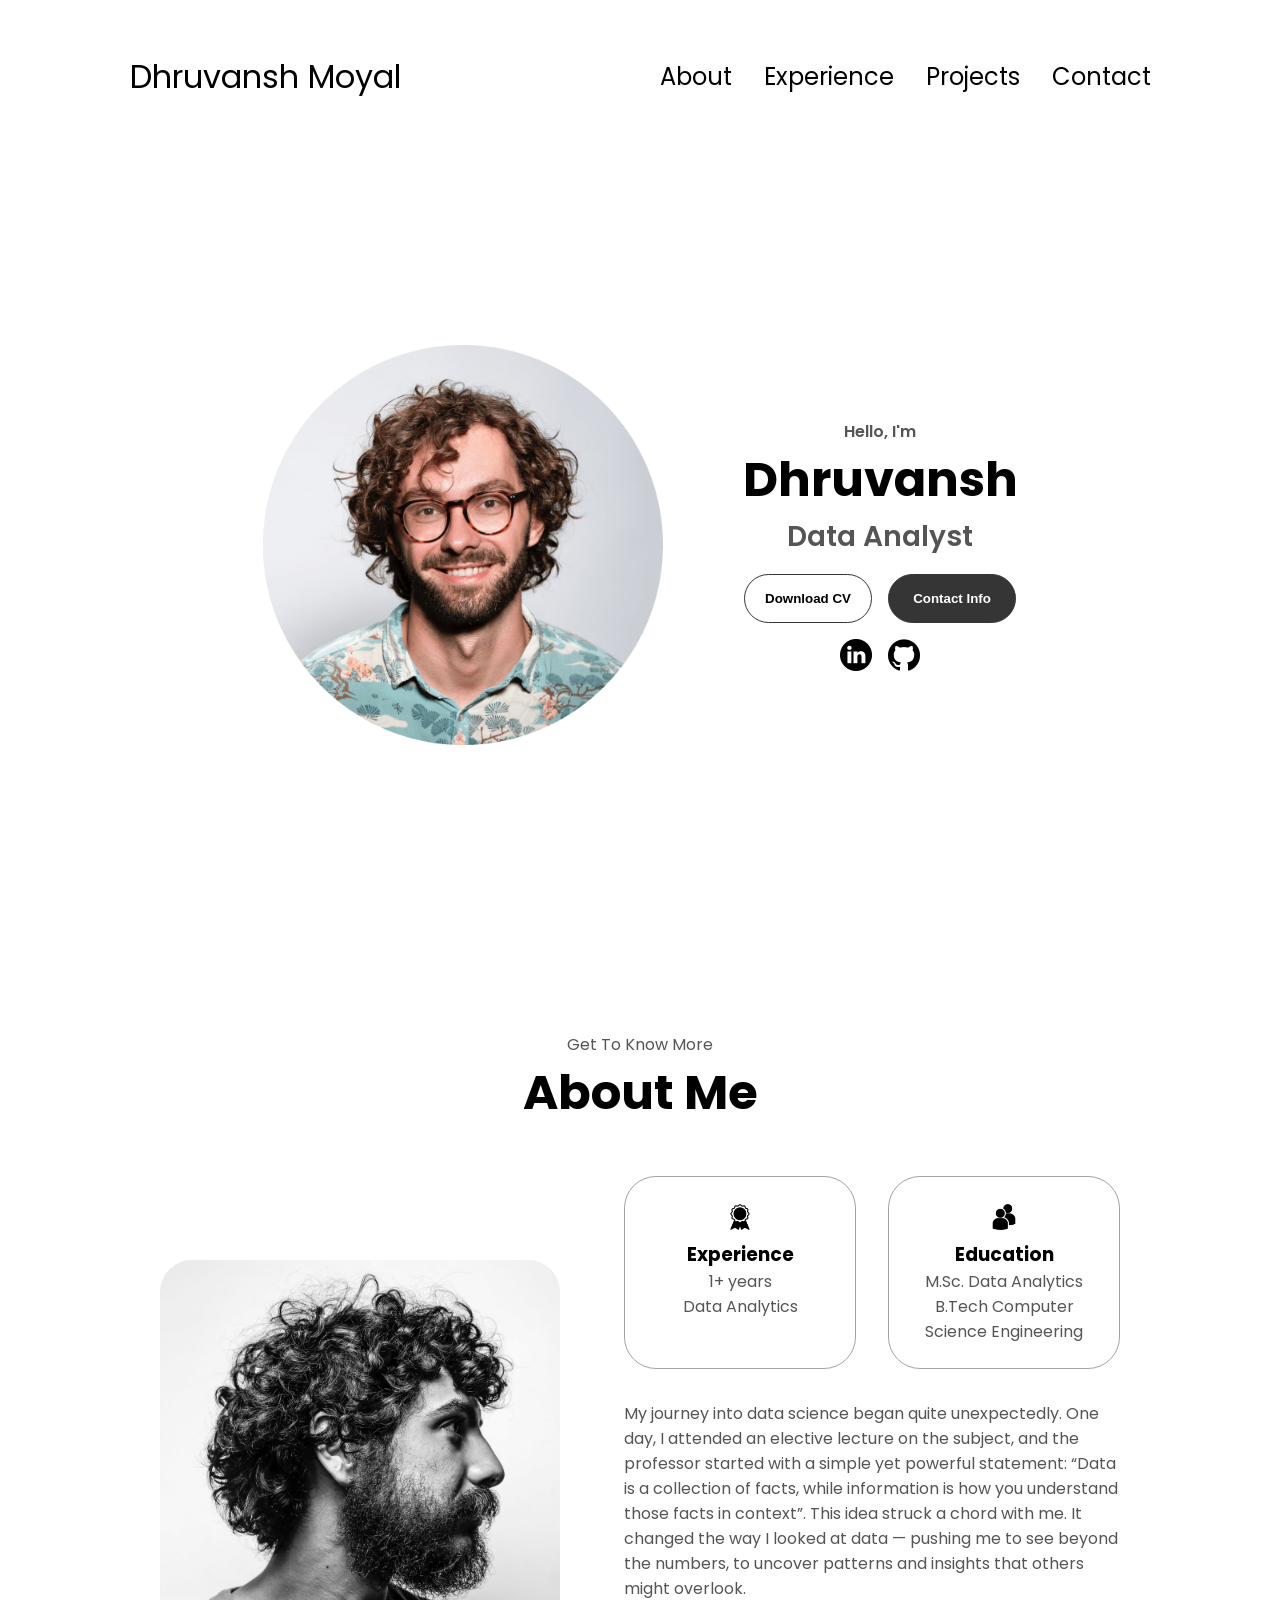
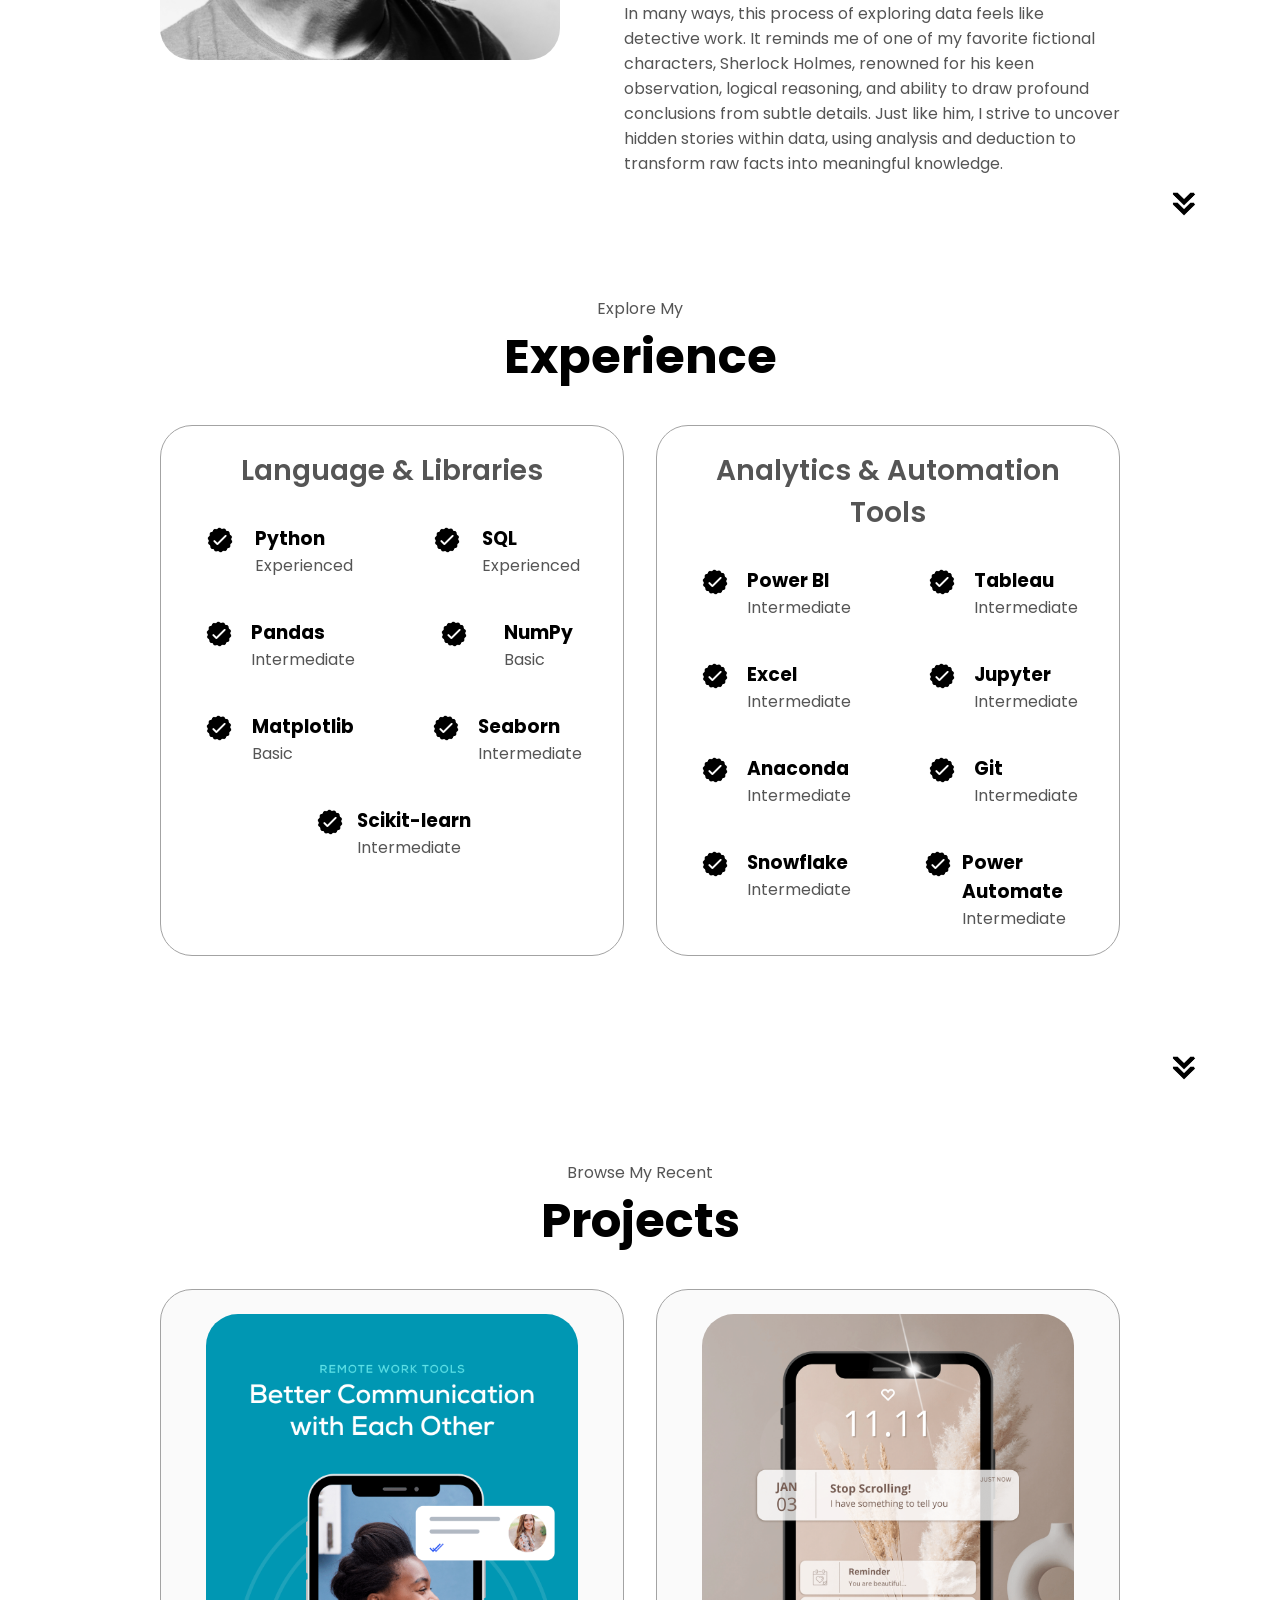
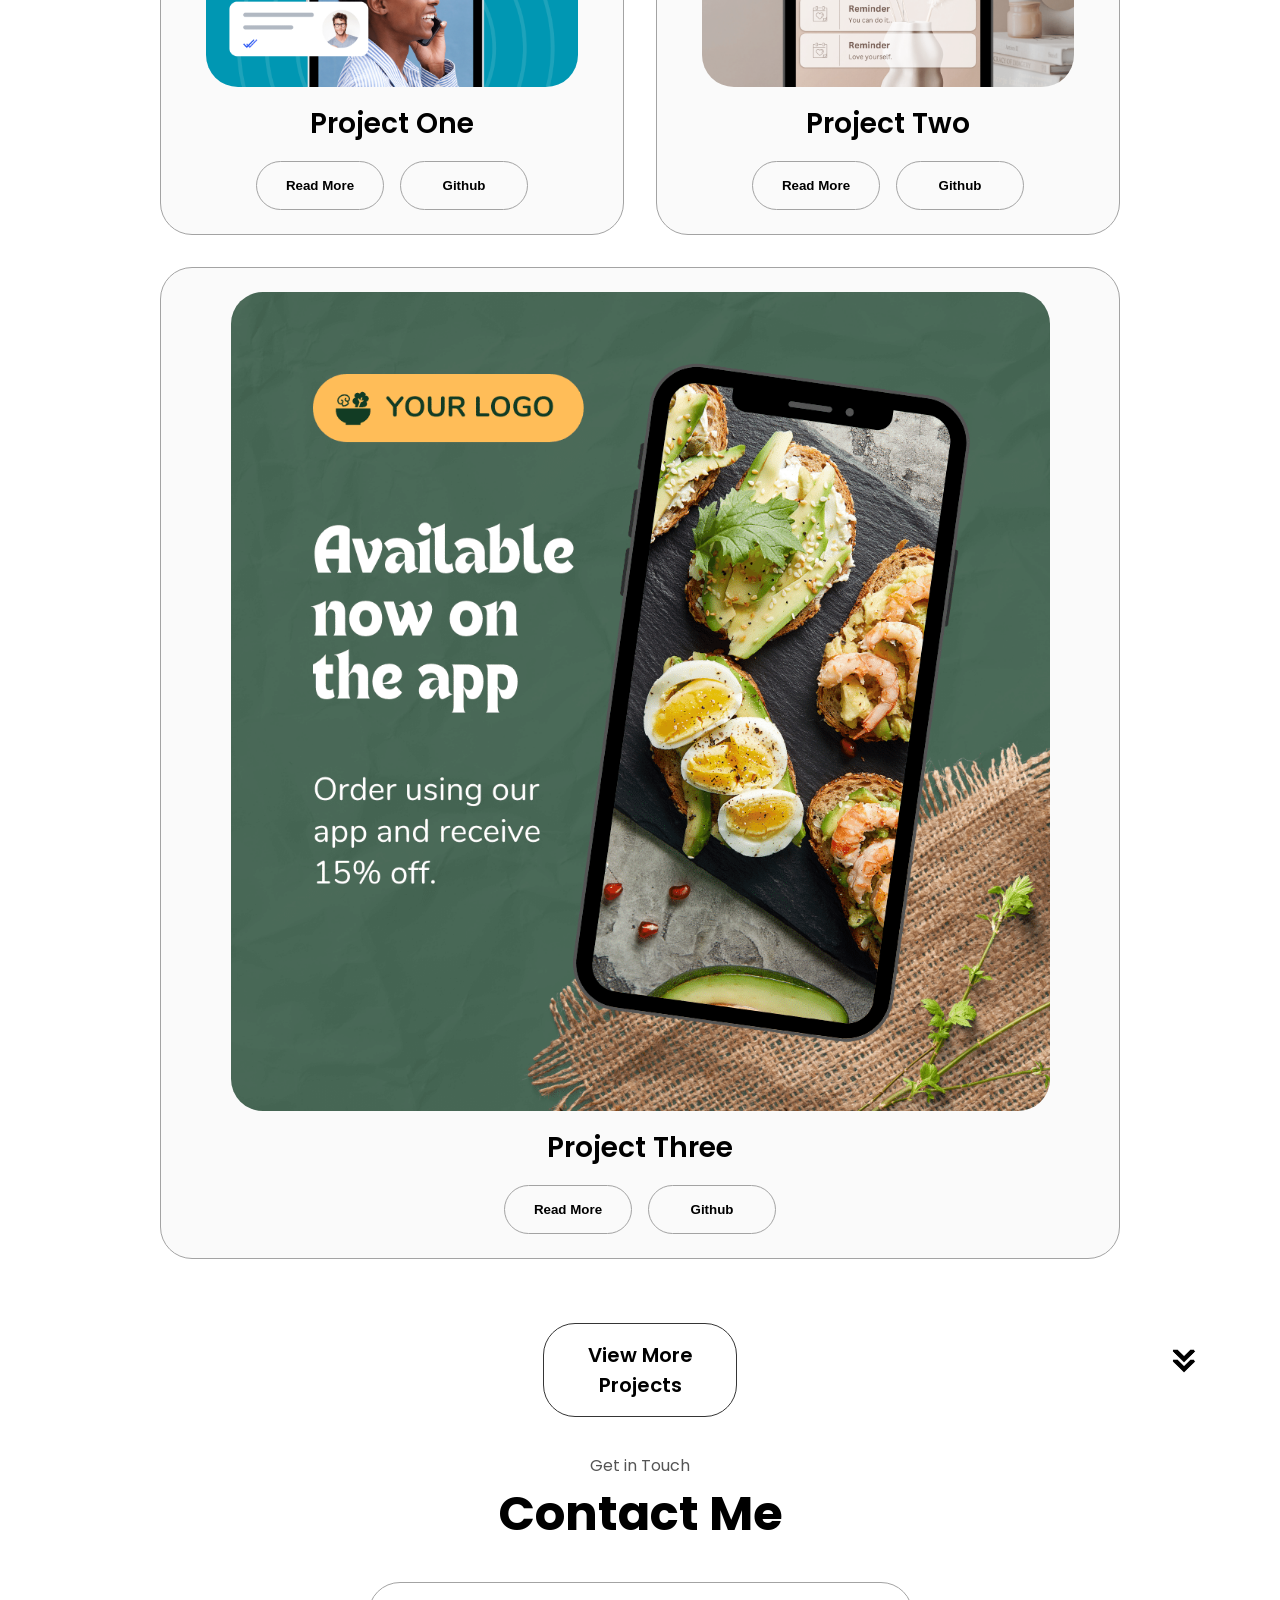
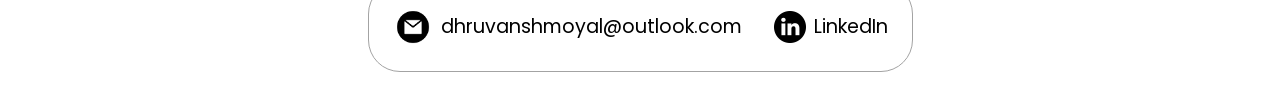
<file: index.html>
<!DOCTYPE html>
<html lang="en">
  <head>
    <meta charset="UTF-8" />
    <meta http-equiv="X-UA-Compatible" content="IE=edge" />
    <meta name="viewport" content="width=device-width, initial-scale=1.0" />
    <title>Dave's Portfolio</title>
    <link rel="stylesheet" href="style.css" />
    <link rel="stylesheet" href="mediaqueries.css" />
  </head>
  <body>
    <nav id="desktop-nav">
      <div class="logo">Dhruvansh Moyal</div>
      <div>
        <ul class="nav-links">
          <li><a href="#about">About</a></li>
          <li><a href="#experience">Experience</a></li>
          <li><a href="#projects">Projects</a></li>
          <li><a href="#contact">Contact</a></li>
        </ul>
      </div>
    </nav>
    <nav id="hamburger-nav">
      <div class="logo">Dhruvansh Moyal</div>
      <div class="hamburger-menu">
        <div class="hamburger-icon" onclick="toggleMenu()">
          <span></span>
          <span></span>
          <span></span>
        </div>
        <div class="menu-links">
          <li><a href="#about" onclick="toggleMenu()">About</a></li>
          <li><a href="#experience" onclick="toggleMenu()">Experience</a></li>
          <li><a href="#projects" onclick="toggleMenu()">Projects</a></li>
          <li><a href="#contact" onclick="toggleMenu()">Contact</a></li>
        </div>
      </div>
    </nav>
    <section id="profile">
      <div class="section__pic-container">
        <img src="./assets/profile-pic.png" alt="Dhruvansh's profile picture" />
      </div>
      <div class="section__text">
        <p class="section__text__p1">Hello, I'm</p>
        <h1 class="title">Dhruvansh</h1>
        <p class="section__text__p2">Data Analyst</p>
        <div class="btn-container">
          <button
            class="btn btn-color-2"
            onclick="window.open('./assets/resume.pdf')"
          >
            Download CV
          </button>
          <button class="btn btn-color-1" onclick="location.href='./#contact'">
            Contact Info
          </button>
        </div>
        <div id="socials-container">
          <img
            src="./assets/linkedin.png"
            alt="My LinkedIn profile"
            class="icon"
            onclick="location.href='https://www.linkedin.com/in/dhruvansh-moyal/'"
          />
          <img
            src="./assets/github.png"
            alt="My Github profile"
            class="icon"
            onclick="location.href='https://github.com/dhruvanshmoyal01'"
          />
        </div>
      </div>
    </section>
    <section id="about">
      <div class="about-header">
      <p class="section__text__p1">Get To Know More</p>
      <h1 class="title">About Me</h1>
      </div>
      <div class="section-container">
        <div class="section__pic-container">
          <img
            src="./assets/about-pic.png"
            alt="Profile picture"
            class="about-pic"
          />
        </div>
        <div class="about-details-container">
          <div class="about-containers">
            <div class="details-container">
              <img
                src="./assets/experience.png"
                alt="Experience icon"
                class="icon"
              />
              <h3>Experience</h3>
              <p>1+ years <br />Data Analytics</p>
            </div>
            <div class="details-container">
              <img
                src="./assets/education.png"
                alt="Education icon"
                class="icon"
              />
              <h3>Education</h3>
              <p>M.Sc. Data Analytics<br />B.Tech Computer Science Engineering</p>
            </div>
          
            
          </div>
          <div class="text-container">
            <p>
              My journey into data science began quite unexpectedly. One day, I attended an elective lecture on the subject, 
              and the professor started with a simple yet powerful statement: 
              “Data is a collection of facts, while information is how you understand those facts in context”. 
              This idea struck a chord with me. It changed the way I looked at data — pushing me to see beyond the numbers, 
              to uncover patterns and insights that others might overlook. 
              <br />
              In many ways, this process of exploring data feels like detective work. 
              It reminds me of one of my favorite fictional characters, Sherlock Holmes, renowned for his keen observation, 
              logical reasoning, and ability to draw profound conclusions from subtle details. 
              Just like him, I strive to uncover hidden stories within data, using analysis and deduction to 
              transform raw facts into meaningful knowledge.
            </p>
          </div>
        </div>
      </div>
      <img
        src="./assets/arrow.png"
        alt="Arrow icon"
        class="icon arrow"
        onclick="location.href='./#experience'"
      />
    </section>
    <section id="experience">
      <p class="section__text__p1">Explore My</p>
      <h1 class="title">Experience</h1>
      <div class="experience-details-container">
        <div class="about-containers">
          <div class="details-container">
            <h2 class="experience-sub-title">Language & Libraries</h2>
            <div class="article-container">
              <article>
                <img
                  src="./assets/checkmark.png"
                  alt="Experience icon"
                  class="icon"
                />
                <div>
                  <h3>Python</h3>
                  <p>Experienced</p>
                </div>
              </article>
              <article>
                <img
                  src="./assets/checkmark.png"
                  alt="Experience icon"
                  class="icon"
                />
                <div>
                  <h3>SQL</h3>
                  <p>Experienced</p>
                </div>
              </article>
              <article>
                <img
                  src="./assets/checkmark.png"
                  alt="Experience icon"
                  class="icon"
                />
                <div>
                  <h3>Pandas</h3>
                  <p>Intermediate</p>
                </div>
              </article>
              <article>
                <img
                  src="./assets/checkmark.png"
                  alt="Experience icon"
                  class="icon"
                />
                <div>
                  <h3>NumPy</h3>
                  <p>Basic</p>
                </div>
              </article>
              <article>
                <img
                  src="./assets/checkmark.png"
                  alt="Experience icon"
                  class="icon"
                />
                <div>
                  <h3>Matplotlib</h3>
                  <p>Basic</p>
                </div>
              </article>
              <article>
                <img
                  src="./assets/checkmark.png"
                  alt="Experience icon"
                  class="icon"
                />
                <div>
                  <h3>Seaborn</h3>
                  <p>Intermediate</p>
                </div>
              </article>
              <article>
                <img
                  src="./assets/checkmark.png"
                  alt="Experience icon"
                  class="icon"
                />
                <div>
                  <h3>Scikit-learn</h3>
                  <p>Intermediate</p>
                </div>
              </article>
            </div>
          </div>
          <div class="details-container">
            <h2 class="experience-sub-title">Analytics & Automation Tools</h2>
            <div class="article-container">
              <article>
                <img
                  src="./assets/checkmark.png"
                  alt="Experience icon"
                  class="icon"
                />
                <div>
                  <h3>Power BI</h3>
                  <p>Intermediate</p>
                </div>
              </article>
              <article>
                <img
                  src="./assets/checkmark.png"
                  alt="Experience icon"
                  class="icon"
                />
                <div>
                  <h3>Tableau</h3>
                  <p>Intermediate</p>
                </div>
              </article>
              <article>
                <img
                  src="./assets/checkmark.png"
                  alt="Experience icon"
                  class="icon"
                />
                <div>
                  <h3>Excel</h3>
                  <p>Intermediate</p>
                </div>
              </article>
              <article>
                <img
                  src="./assets/checkmark.png"
                  alt="Experience icon"
                  class="icon"
                />
                <div>
                  <h3>Jupyter</h3>
                  <p>Intermediate</p>
                </div>
              </article>
              <article>
                <img
                  src="./assets/checkmark.png"
                  alt="Experience icon"
                  class="icon"
                />
                <div>
                  <h3>Anaconda</h3>
                  <p>Intermediate</p>
                </div>
              </article>
              <article>
                <img
                  src="./assets/checkmark.png"
                  alt="Experience icon"
                  class="icon"
                />
                <div>
                  <h3>Git</h3>
                  <p>Intermediate</p>
                </div>
              </article>
              <article>
                <img
                  src="./assets/checkmark.png"
                  alt="Experience icon"
                  class="icon"
                />
                <div>
                  <h3>Snowflake</h3>
                  <p>Intermediate</p>
                </div>
              </article>
              <article>
                <img
                  src="./assets/checkmark.png"
                  alt="Experience icon"
                  class="icon"
                />
                <div>
                  <h3>Power Automate</h3>
                  <p>Intermediate</p>
                </div>
              </article>
            </div>
          </div>
        </div>
      </div>
      <img
        src="./assets/arrow.png"
        alt="Arrow icon"
        class="icon arrow"
        onclick="location.href='./#projects'"
      />
    </section>
    <section id="projects">
      <p class="section__text__p1">Browse My Recent</p>
      <h1 class="title">Projects</h1>
      <div class="experience-details-container">
        <div class="about-containers">
          <div class="details-container color-container">
            <div class="article-container">
              <img
                src="./assets/project-1.png"
                alt="Project 1"
                class="project-img"
              />
            </div>
            <h2 class="experience-sub-title project-title">Project One</h2>
            <div class="btn-container">
              <button
                class="btn btn-color-2 project-btn"
                onclick="location.href='https://github.com/'"
              >
                Read More
              </button>
              <button
                class="btn btn-color-2 project-btn"
                onclick="location.href='https://github.com/'"
              >
                Github
              </button>
              
            </div>
          </div>
          <div class="details-container color-container">
            <div class="article-container">
              <img
                src="./assets/project-2.png"
                alt="Project 2"
                class="project-img"
              />
            </div>
            <h2 class="experience-sub-title project-title">Project Two</h2>
            <div class="btn-container">
              <button
                class="btn btn-color-2 project-btn"
                onclick="location.href='https://github.com/'"
              >
                Read More
              </button>
              <button
                class="btn btn-color-2 project-btn"
                onclick="location.href='https://github.com/'"
              >
                Github
              </button>
              
            </div>
          </div>
          <div class="details-container color-container">
            <div class="article-container">
              <img
                src="./assets/project-3.png"
                alt="Project 3"
                class="project-img"
              />
            </div>
            <h2 class="experience-sub-title project-title">Project Three</h2>
            <div class="btn-container">
              <button
                class="btn btn-color-2 project-btn"
                onclick="location.href='https://github.com/'"
              >
                Read More
              </button>
              <button
                class="btn btn-color-2 project-btn"
                onclick="location.href='https://github.com/'"
              >
                Github
              </button>
              
            </div>
          </div>
        </div>
      </div>
      <img
        src="./assets/arrow.png"
        alt="Arrow icon"
        class="icon arrow"
        onclick="location.href='./#contact'"
      />
      <div class="view-more-container">
        <a href="#more-projects" class="btn view-more-btn">View More Projects</a>
      </div>
    </section>
    <section id="contact">
      <p class="section__text__p1">Get in Touch</p>
      <h1 class="title">Contact Me</h1>
      <div class="contact-info-upper-container">
        <div class="contact-info-container">
          <img
            src="./assets/email.png"
            alt="Email icon"
            class="icon contact-icon email-icon"
          />
          <p><a href="mailto:dhruvanshmoyal@outlook.com">dhruvanshmoyal@outlook.com</a></p>
        </div>
        <div class="contact-info-container">
          <img
            src="./assets/linkedin.png"
            alt="LinkedIn icon"
            class="icon contact-icon"
          />
          <p><a href="https://www.linkedin.com/in/dhruvansh-moyal/">LinkedIn</a></p>
        </div>
      </div>
    </section>
    
    <script src="script.js"></script>
  </body>
</html>
</file>
<file: style.css>
/* GENERAL */

@import url("https://fonts.googleapis.com/css2?family=Poppins:wght@300;400;500;600&display=swap");

* {
  margin: 0;
  padding: 0;
}

body {
  font-family: "Poppins", sans-serif;
}

html {
  scroll-behavior: smooth;
}

p {
  color: rgb(85, 85, 85);
}

/* TRANSITION */

a,
.btn {
  transition: all 300ms ease;
}

/* DESKTOP NAV */

nav,
.nav-links {
  display: flex;
}

nav {
  justify-content: space-around;
  align-items: center;
  height: 17vh;
}

.nav-links {
  gap: 2rem;
  list-style: none;
  font-size: 1.5rem;
}

a {
  color: black;
  text-decoration: none;
  text-decoration-color: white;
}

a:hover {
  color: grey;
  text-decoration: underline;
  text-underline-offset: 1rem;
  text-decoration-color: rgb(181, 181, 181);
}

.logo {
  font-size: 2rem;
}

.logo:hover {
  cursor: default;
}

/* HAMBURGER MENU */

#hamburger-nav {
  display: none;
}

.hamburger-menu {
  position: relative;
  display: inline-block;
}

.hamburger-icon {
  display: flex;
  flex-direction: column;
  justify-content: space-between;
  height: 24px;
  width: 30px;
  cursor: pointer;
}

.hamburger-icon span {
  width: 100%;
  height: 2px;
  background-color: black;
  transition: all 0.3 ease-in-out;
}

.menu-links {
  position: absolute;
  top: 100%;
  right: 0;
  background-color: white;
  width: fit-content;
  max-height: 0;
  overflow: hidden;
  transition: all 0.3 ease-in-out;
}

.menu-links a {
  display: block;
  padding: 10px;
  text-align: center;
  font-size: 1.5rem;
  color: black;
  text-decoration: none;
  transition: all 0.3 ease-in-out;
}

.menu-links li {
  list-style: none;
}

.menu-links.open {
  max-height: 300px;
}

.hamburger-icon.open span:first-child {
  transform: rotate(45deg) translate(10px, 5px);
}

.hamburger-icon.open span:nth-child(2) {
  opacity: 0;
}

.hamburger-icon.open span:last-child {
  transform: rotate(-45deg) translate(10px, -5px);
}

.hamburger-icon span:first-child {
  transform: none;
}

.hamburger-icon span:first-child {
  opacity: 1;
}

.hamburger-icon span:first-child {
  transform: none;
}

/* SECTIONS */

section {
  padding-top: 4vh;
  height: 96vh;
  margin: 0 10rem;
  box-sizing: border-box;
  min-height: fit-content;
}

.section-container {
  display: flex;
}

/* PROFILE SECTION */

#profile {
  display: flex;
  justify-content: center;
  gap: 5rem;
  height: 80vh;
}

.section__pic-container {
  display: flex;
  height: 400px;
  width: 400px;
  margin: auto 0;
}

.section__text {
  align-self: center;
  text-align: center;
}

.section__text p {
  font-weight: 600;
}

.section__text__p1 {
  text-align: center;
}

.section__text__p2 {
  font-size: 1.75rem;
  margin-bottom: 1rem;
}

.title {
  font-size: 3rem;
  text-align: center;
}

#socials-container {
  display: flex;
  justify-content: center;
  margin-top: 1rem;
  gap: 1rem;
}

/* ICONS */

.icon {
  cursor: pointer;
  height: 2rem;
}

/* BUTTONS */

.btn-container {
  display: flex;
  justify-content: center;
  gap: 1rem;
}

.btn {
  font-weight: 600;
  transition: all 300ms ease;
  padding: 1rem;
  width: 8rem;
  border-radius: 2rem;
}

.btn-color-1,
.btn-color-2 {
  border: rgb(53, 53, 53) 0.1rem solid;
}

.btn-color-1:hover,
.btn-color-2:hover {
  cursor: pointer;
}

.btn-color-1,
.btn-color-2:hover {
  background: rgb(53, 53, 53);
  color: white;
}

.btn-color-1:hover {
  background: rgb(0, 0, 0);
}

.btn-color-2 {
  background: none;
}

.btn-color-2:hover {
  border: rgb(255, 255, 255) 0.1rem solid;
}

.btn-container {
  gap: 1rem;
}

/* ABOUT SECTION */

#about {
  position: relative;
}

.about-containers {
  gap: 2rem;
  margin-bottom: 2rem;
  margin-top: 2rem;
}

.about-details-container {
  justify-content: center;
  flex-direction: column;
}

.about-containers,
.about-details-container {
  display: flex;
}

.about-pic {
  border-radius: 2rem;
}

.arrow {
  position: absolute;
  right: -5rem;
  bottom: 2.5rem;
}

.details-container {
  padding: 1.5rem;
  flex: 1;
  background: white;
  border-radius: 2rem;
  border: rgb(53, 53, 53) 0.1rem solid;
  border-color: rgb(163, 163, 163);
  text-align: center;
}

.section-container {
  gap: 4rem;
  height: 80%;
}

.section__pic-container {
  height: 400px;
  width: 400px;
  margin: auto 0;
}

/* EXPERIENCE SECTION */

#experience {
  position: relative;
}

.experience-sub-title {
  color: rgb(85, 85, 85);
  font-weight: 600;
  font-size: 1.75rem;
  margin-bottom: 2rem;
}

.experience-details-container {
  display: flex;
  justify-content: center;
  flex-direction: column;
}

.article-container {
  display: flex;
  text-align: initial;
  flex-wrap: wrap;
  flex-direction: row;
  gap: 2.5rem;
  justify-content: space-around;
}

article {
  display: flex;
  width: 10rem;
  justify-content: space-around;
  gap: 0.5rem;
}

article .icon {
  cursor: default;
}

/* PROJECTS SECTION */

#projects {
  position: relative;
}

.color-container {
  border-color: rgb(163, 163, 163);
  background: rgb(250, 250, 250);
}

.project-img {
  border-radius: 2rem;
  width: 90%;
  height: 90%;
}

.project-title {
  margin: 1rem;
  color: black;
}

.project-btn {
  color: black;
  border-color: rgb(163, 163, 163);
}

/* CONTACT */

#contact {
  display: flex;
  justify-content: center;
  flex-direction: column;
  height: 70vh;
}

.contact-info-upper-container {
  display: flex;
  justify-content: center;
  border-radius: 2rem;
  border: rgb(53, 53, 53) 0.1rem solid;
  border-color: rgb(163, 163, 163);
  background: (250, 250, 250);
  margin: 2rem auto;
  padding: 0.5rem;
}

.contact-info-container {
  display: flex;
  align-items: center;
  justify-content: center;
  gap: 0.5rem;
  margin: 1rem;
}

.contact-info-container p {
  font-size: larger;
}

.contact-icon {
  cursor: default;
}

.email-icon {
  height: 2.5rem;
}

/* FOOTER SECTION */

footer {
  height: 26vh;
  margin: 0 1rem;
}

footer p {
  text-align: center;
}

.view-more-container {
  display: flex;
  justify-content: center;
  text-align: center; /* center text if it wraps */
  margin-top: 2rem;
}

.view-more-btn {
  font-weight: 600;
  padding: 1rem 2rem;
  border: rgb(53, 53, 53) 0.1rem solid;
  border-radius: 2rem;
  background: none;
  color: black;
  transition: all 300ms ease;
  text-decoration: none; /* remove underline */
  font-size: 1.25rem;
}

.view-more-btn:hover {
  background: rgb(53, 53, 53);
  color: white;
  cursor: pointer;
}

/* Remove underline on hover explicitly */
.view-more-btn:hover {
  background: rgb(53, 53, 53);
  color: white;
  text-decoration: none;
  cursor: pointer;
}
</file>
<file: mediaqueries.css>
@media screen and (max-width: 1400px) {
  #profile {
    height: 83vh;
    margin-bottom: 6rem;
  }
  .about-containers {
    flex-wrap: wrap;
  }
  #contact,
  #projects {
    height: fit-content;
  }
}

@media screen and (max-width: 1200px) {
  #desktop-nav {
    display: none;
  }
  #hamburger-nav {
    display: flex;
  }
  #experience,
  .experience-details-container {
    margin-top: 2rem;
  }
  #profile,
  .section-container {
    display: block;
  }
  .arrow {
    display: none;
  }
  section,
  .section-container {
    height: fit-content;
  }
  section {
    margin: 0 5%;
  }
  .section__pic-container {
    width: 275px;
    height: 275px;
    margin: 0 auto 2rem;
  }
  .about-containers {
    margin-top: 0;
  }
}

@media screen and (max-width: 600px) {
  #contact,
  footer {
    height: 40vh;
  }
  #profile {
    height: 83vh;
    margin-bottom: 0;
  }
  article {
    font-size: 1rem;
  }
  footer nav {
    height: fit-content;
    margin-bottom: 2rem;
  }
  .about-containers,
  .contact-info-upper-container,
  .btn-container {
    flex-wrap: wrap;
  }
  .contact-info-container {
    margin: 0;
  }
  .contact-info-container p,
  .nav-links li a {
    font-size: 1rem;
  }
  .experience-sub-title {
    font-size: 1.25rem;
  }
  .logo {
    font-size: 1.5rem;
  }
  .nav-links {
    flex-direction: column;
    gap: 0.5rem;
    text-align: center;
  }
  .section__pic-container {
    width: auto;
    height: 46vw;
    justify-content: center;
  }
  .section__text__p2 {
    font-size: 1.25rem;
  }
  .title {
    font-size: 2rem;
  }
  .text-container {
    text-align: justify;
  }
}
</file>
